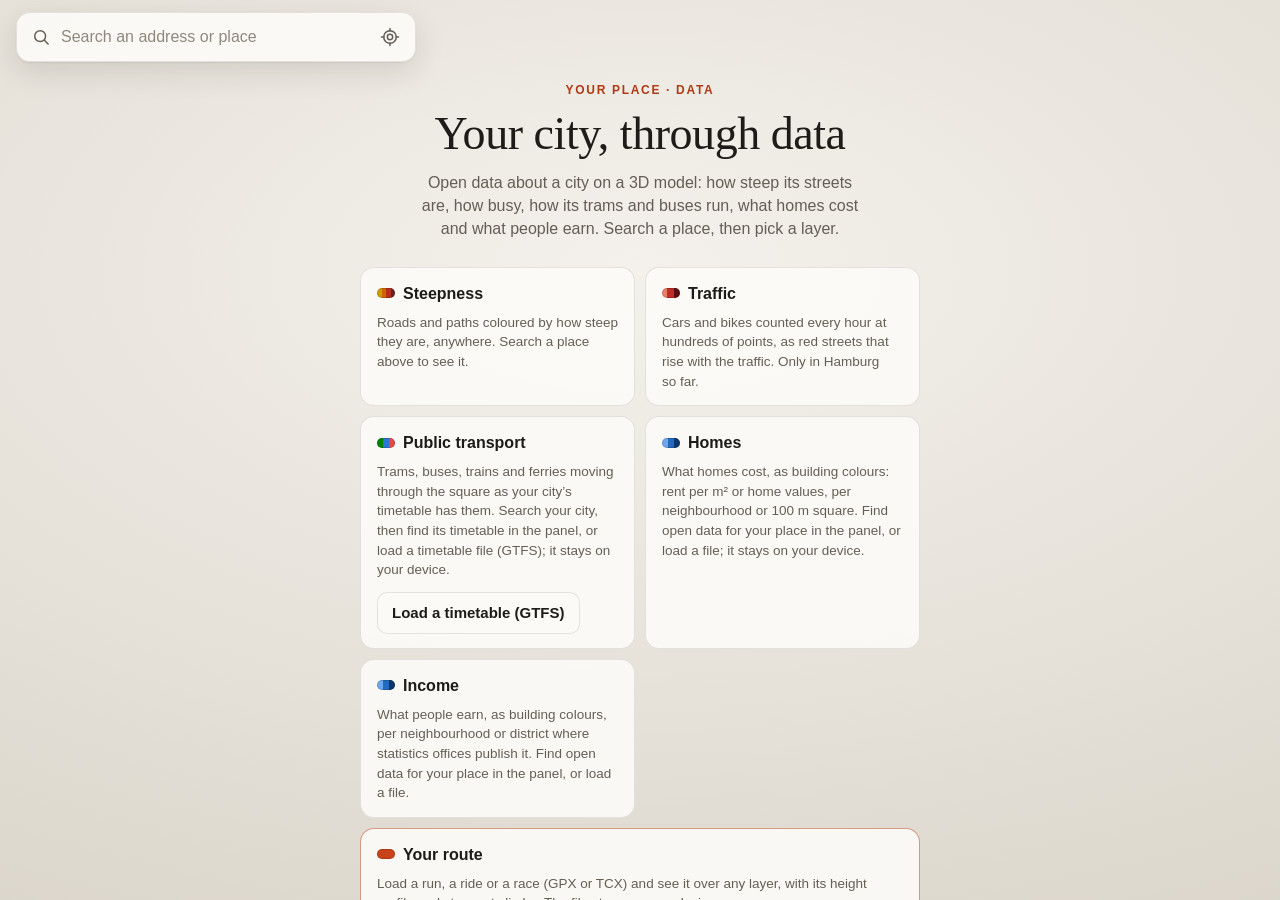
<file: index.html>
<!doctype html>
<html lang="en">
  <head>
    <meta charset="utf-8" />
    <meta name="viewport" content="width=device-width, initial-scale=1, viewport-fit=cover" />
    <title>Your Place · Data · open data about your city in 3D</title>
    <meta name="description" content="Where it gets steep, traffic in Hamburg, trams and buses by your city’s timetable, rents and incomes, and your run or ride, on a 3D model of any place. Free." />
    <link rel="canonical" href="https://yourplace3d.github.io/3dcitydata/" />
    <meta name="theme-color" content="#ebe7df" media="(prefers-color-scheme: light)" />
    <meta name="theme-color" content="#1c1b19" media="(prefers-color-scheme: dark)" />
    <link rel="icon" href="./icon.svg" type="image/svg+xml" />
    <link rel="icon" href="./icon-192.png" type="image/png" sizes="192x192" />
    <link rel="apple-touch-icon" href="./apple-touch-icon.png" />
    <link rel="manifest" href="./manifest.webmanifest" />

    <meta property="og:type" content="website" />
    <meta property="og:site_name" content="Your Place · Data" />
    <meta property="og:title" content="Your Place · Data · open data about your city in 3D" />
    <meta property="og:description" content="Open data about a city on a 3D model: steep streets, traffic, trams and buses by the timetable, rents and incomes. Free, in your browser." />
    <meta property="og:url" content="https://yourplace3d.github.io/3dcitydata/" />
    <meta property="og:image" content="https://yourplace3d.github.io/3dcitydata/og.jpg" />
    <meta property="og:image:width" content="1200" />
    <meta property="og:image:height" content="630" />
    <meta property="og:image:alt" content="Freiburg’s buildings coloured by rent per m² on a 3D model, in Your Place · Data" />
    <meta property="og:locale" content="en_GB" />
    <meta name="twitter:card" content="summary_large_image" />
    <meta name="twitter:title" content="Your Place · Data · open data about your city in 3D" />
    <meta name="twitter:description" content="Open data about a city on a 3D model: steep streets, traffic, trams and buses by the timetable, rents and incomes. Free, in your browser." />
    <meta name="twitter:image" content="https://yourplace3d.github.io/3dcitydata/og.jpg" />
    <meta name="twitter:image:alt" content="Freiburg’s buildings coloured by rent per m² on a 3D model, in Your Place · Data" />

    <script type="application/ld+json">
      {
        "@context": "https://schema.org",
        "@type": "WebApplication",
        "name": "Your Place · Data",
        "url": "https://yourplace3d.github.io/3dcitydata/",
        "description": "Open data on a 3D model of any place: steepness of roads and paths, hourly traffic counts in Hamburg, public transport moving by your city’s timetable (GTFS), rents, home values and incomes per area from open data, and your own run, ride or race route with its height profile.",
        "applicationCategory": "ReferenceApplication",
        "operatingSystem": "Any",
        "browserRequirements": "Requires a browser with WebGL 2",
        "isAccessibleForFree": true,
        "offers": { "@type": "Offer", "price": "0", "priceCurrency": "EUR" },
        "image": "https://yourplace3d.github.io/3dcitydata/og.jpg",
        "featureList": [
          "Roads and paths coloured by steepness, anywhere",
          "Hourly traffic counts in Hamburg as streets that rise with the traffic",
          "Public transport moving by your city’s timetable (GTFS)",
          "Buildings coloured by rents, home values or incomes per area, from open data",
          "Your route from a GPX or TCX file, with its height profile",
          "Files read on your device only"
        ],
        "license": "https://opensource.org/licenses/MIT",
        "codeRepository": "https://github.com/yourplace3d/3d-city/tree/v2",
        "author": { "@type": "Organization", "name": "Your Place", "url": "https://github.com/yourplace3d" }
      }
    </script>
    <script type="module" crossorigin src="./assets/main-CwC7N87K.js"></script>
    <link rel="stylesheet" crossorigin href="./assets/main-DMsGpNT0.css">
  </head>
  <body>
    <div class="app" id="app" data-mode="landing">
      <div class="stage" id="stage">
        <canvas
          id="scene"
          tabindex="0"
          role="img"
          aria-roledescription="3D model"
          aria-label="3D model of the selected area. Arrow keys orbit and tilt, plus and minus zoom, N faces north, 0 resets the view."
          data-t-attr="aria-label:canvasLabel"
        ></canvas>
      </div>

      <header class="topbar">
        <form class="search" id="search-form" role="search" autocomplete="off">
          <svg class="search-icon" viewBox="0 0 24 24" aria-hidden="true"><circle cx="11" cy="11" r="6.5" /><path d="m16 16 4.5 4.5" /></svg>
          <input
            id="search-input"
            type="search"
            inputmode="search"
            enterkeyhint="search"
            placeholder="Search an address or place"
            aria-label="Search an address or place"
            role="combobox"
            aria-autocomplete="list"
            aria-expanded="false"
            aria-controls="suggestions"
            data-t-attr="placeholder:searchPlaceholder;aria-label:searchPlaceholder"
          />
          <button type="button" class="icon-btn" id="locate-btn" aria-label="Use my location" title="Use my location" data-t-attr="aria-label:useLocation;title:useLocation">
            <svg viewBox="0 0 24 24" aria-hidden="true"><circle cx="12" cy="12" r="3.2" /><circle cx="12" cy="12" r="7.5" /><path d="M12 1.8v3M12 19.2v3M1.8 12h3M19.2 12h3" /></svg>
          </button>
          <ul class="suggestions" id="suggestions" role="listbox" aria-label="Suggestions" data-t-attr="aria-label:suggestions" hidden></ul>
        </form>
        <div class="status" id="status" role="status" aria-live="polite" hidden></div>
        <div class="notice" id="notice" role="status" aria-live="polite" hidden>
          <p class="notice-text" id="notice-text"></p>
          <div class="notice-actions" id="notice-actions"></div>
          <button type="button" class="icon-btn notice-close" id="notice-close" aria-label="Dismiss" data-t-attr="aria-label:dismiss">
            <svg viewBox="0 0 24 24" aria-hidden="true"><path d="m6 6 12 12M18 6 6 18" /></svg>
          </button>
        </div>
      </header>

      <section class="welcome" id="welcome" aria-labelledby="welcome-title">
        <div class="welcome-inner">
          <p class="eyebrow">Your Place · Data</p>
          <h1 id="welcome-title" data-t="dataWelcomeTitle">Your city, through data</h1>
          <p class="lede" data-t="dataWelcomeLede">Open data about a city on a 3D model: how steep its streets are, how busy, how its trams and buses run, what homes cost and what people earn. Search a place, then pick a layer.</p>
          <div class="layer-cards">
            <section class="layer-card" aria-labelledby="card-steep-title">
              <h2 id="card-steep-title"><i class="swatch swatch-steep" aria-hidden="true"></i><span data-t="dataLayers.steep">Steepness</span></h2>
              <p data-t="cardSteep">Roads and paths coloured by how steep they are, anywhere. Search a place above to see it.</p>
            </section>
            <section class="layer-card" aria-labelledby="card-traffic-title">
              <h2 id="card-traffic-title"><i class="swatch swatch-traffic" aria-hidden="true"></i><span data-t="dataLayers.traffic">Traffic</span></h2>
              <p data-t="cardTraffic">Cars and bikes counted every hour at hundreds of points, as red streets that rise with the traffic. Only in Hamburg so far.</p>
            </section>
            <section class="layer-card" aria-labelledby="card-transit-title">
              <h2 id="card-transit-title"><i class="swatch swatch-transit" aria-hidden="true"></i><span data-t="dataLayers.transit">Public transport</span></h2>
              <p data-t="cardTransit">Trams, buses, trains and ferries moving through the square as your city’s timetable has them. Search your city, then find its timetable in the panel, or load a timetable file (GTFS); it stays on your device.</p>
              <button type="button" class="btn" id="transit-landing-btn" data-t="transitLoad">Load a timetable (GTFS)</button>
            </section>
            <section class="layer-card" aria-labelledby="card-homes-title">
              <h2 id="card-homes-title"><i class="swatch swatch-homes" aria-hidden="true"></i><span data-t="dataLayers.homes">Homes</span></h2>
              <p data-t="cardHomes">What homes cost, as building colours: rent per m² or home values, per neighbourhood or 100 m square. Find open data for your place in the panel, or load a file; it stays on your device.</p>
            </section>
            <section class="layer-card" aria-labelledby="card-income-title">
              <h2 id="card-income-title"><i class="swatch swatch-income" aria-hidden="true"></i><span data-t="dataLayers.income">Income</span></h2>
              <p data-t="cardIncome">What people earn, as building colours, per neighbourhood or district where statistics offices publish it. Find open data for your place in the panel, or load a file.</p>
            </section>
          </div>
          <section class="layer-card route-card" aria-labelledby="card-route-title">
            <h2 id="card-route-title"><i class="swatch swatch-route" aria-hidden="true"></i><span data-t="dataLayers.route">Your route</span></h2>
            <p data-t="cardRoute">Load a run, a ride or a race (GPX or TCX) and see it over any layer, with its height profile and steepest climbs. The file stays on your device.</p>
            <button type="button" class="btn" id="route-landing-btn" data-t="routeLoad">Load a GPX or TCX file</button>
          </section>
          <p class="layers-more" data-t="moreLayers">More layers are on the way: water, energy.</p>
          <p class="welcome-more"><a href="./about/" data-t="dataAboutLink">How it works and where the data comes from</a></p>
          <label class="lang"><span data-t="language">Language</span> <select class="lang-select"></select></label>
        </div>
      </section>

      <div class="fabs" id="fabs">
        <button type="button" class="fab" id="compass-btn" aria-label="Face north" title="Face north (N)" data-t-attr="aria-label:faceNorth;title:faceNorthKey">
          <svg viewBox="0 0 24 24" aria-hidden="true" id="compass-needle"><path class="needle-n" d="M12 3.5 15 12H9z" /><path class="needle-s" d="M12 20.5 9 12h6z" /></svg>
        </button>
        <button type="button" class="fab" id="reset-btn" aria-label="Reset view" title="Reset view (0)" data-t-attr="aria-label:resetView;title:resetViewKey">
          <svg viewBox="0 0 24 24" aria-hidden="true"><path d="M4 9V4h5M20 15v5h-5M4 15v5h5M20 9V4h-5" /></svg>
        </button>
        <button type="button" class="fab" id="share-btn" aria-label="Share or export" title="Share or export" data-t-attr="aria-label:shareOrExport;title:shareOrExport">
          <svg viewBox="0 0 24 24" aria-hidden="true"><path d="M12 3v12M7.5 7.5 12 3l4.5 4.5" /><path d="M5 12v7.5h14V12" /></svg>
        </button>
      </div>

      <div class="mouse-hint" id="mouse-hint" hidden>
        <span><span data-t="mouseHint">Drag to turn · right-drag to slide · </span><strong data-t="mouseHintStrong">double-click to load the area there</strong></span>
        <button type="button" class="icon-btn" id="mouse-hint-close" aria-label="Hide this hint" data-t-attr="aria-label:hideHint">
          <svg viewBox="0 0 24 24" aria-hidden="true"><path d="m6 6 12 12M18 6 6 18" /></svg>
        </button>
      </div>

      <aside class="sheet" id="sheet" aria-label="Model settings" data-t-attr="aria-label:settings">
        <div class="sheet-top">
          <button type="button" class="quick-play" id="quick-play" aria-pressed="false" hidden>
            <svg class="quick-icon" viewBox="0 0 24 24" aria-hidden="true"><path class="quick-play-icon" d="M8 5.5v13l10.5-6.5z" /><path class="quick-pause-icon" d="M7 5h3.5v14H7zM13.5 5H17v14h-3.5z" /></svg>
            <span class="quick-clock" id="quick-clock"></span>
          </button>
          <button type="button" class="sheet-head" id="sheet-toggle" aria-expanded="false" aria-controls="sheet-body">
            <span class="sheet-title">
              <span class="place-title" id="place-title">—</span>
              <span class="place-meta" id="place-meta"></span>
            </span>
            <svg class="chevron" viewBox="0 0 24 24" aria-hidden="true"><path d="m6 15 6-6 6 6" /></svg>
          </button>
        </div>
        <div class="sheet-body" id="sheet-body">
          <div class="control data-layer">
            <div class="control-label"><span id="data-layer-label" data-t="dataLayer">Data layer</span></div>
            <div class="segmented" role="radiogroup" aria-labelledby="data-layer-label" id="data-layer-group">
              <button type="button" role="radio" data-value="steep" aria-checked="true"><i class="swatch swatch-steep" aria-hidden="true"></i><span data-t="dataLayers.steep">Steepness</span></button>
              <button type="button" role="radio" data-value="traffic" aria-checked="false" tabindex="-1"><i class="swatch swatch-traffic" aria-hidden="true"></i><span data-t="dataLayers.traffic">Traffic</span></button>
              <button type="button" role="radio" data-value="transit" aria-checked="false" tabindex="-1"><i class="swatch swatch-transit" aria-hidden="true"></i><span data-t="transitShort">Transport</span></button>
              <button type="button" role="radio" data-value="homes" aria-checked="false" tabindex="-1"><i class="swatch swatch-homes" aria-hidden="true"></i><span data-t="dataLayers.homes">Homes</span></button>
              <button type="button" role="radio" data-value="income" aria-checked="false" tabindex="-1"><i class="swatch swatch-income" aria-hidden="true"></i><span data-t="dataLayers.income">Income</span></button>
            </div>
            <div class="steep-legend" id="steep-legend">
              <ul class="steep-scale" id="steep-scale"></ul>
              <p class="route-note" data-t="steepNote">Roads and paths under 3% stay as they are. Estimated from terrain data with points 10–30 m apart, so short ramps can be missed; bridges are left out.</p>
            </div>
            <div class="traffic-control" id="traffic-control" hidden>
              <div class="segmented segmented-small" role="radiogroup" aria-label="Traffic" data-t-attr="aria-label:dataLayers.traffic" id="traffic-kind-group">
                <button type="button" role="radio" data-value="cars" aria-checked="true"><span data-t="trafficModes.cars">Cars</span></button>
                <button type="button" role="radio" data-value="bikes" aria-checked="false" tabindex="-1"><span data-t="trafficModes.bikes">Bikes</span></button>
              </div>
              <p class="traffic-status" id="traffic-status" role="status"></p>
              <div class="traffic-key" id="traffic-key" hidden>
                <div class="traffic-legend">
                  <span class="traffic-ramp" aria-hidden="true"></span>
                  <span class="traffic-legend-labels"><span data-t="trafficLess">Less traffic</span><span data-t="trafficMore">More</span></span>
                </div>
                <div class="control-label"><label for="traffic-spread" data-t="trafficSpread">Spread along the streets</label><output id="traffic-spread-out" for="traffic-spread">300 m</output></div>
                <input type="range" id="traffic-spread" min="100" max="500" step="50" value="300" />
              </div>
              <div class="traffic-actions">
                <button type="button" class="btn" id="traffic-retry" hidden data-t="trafficRetry">Try again</button>
                <button type="button" class="btn" id="traffic-hamburg" hidden data-t="trafficShowHamburg">Show Hamburg</button>
              </div>
              <figure class="tchart" id="traffic-figure" hidden>
                <figcaption class="profile-head">
                  <span id="traffic-title"></span> <small id="traffic-sub"></small>
                  <button type="button" class="link-btn" id="traffic-all" hidden data-t="trafficShowAll">All points</button>
                </figcaption>
                <div class="tchart-plot" id="traffic-chart" role="slider" tabindex="0" aria-valuemin="0" aria-valuemax="23" aria-valuenow="23">
                  <div class="tchart-grid" id="traffic-grid" aria-hidden="true"></div>
                  <div class="tchart-bars" id="traffic-bars" aria-hidden="true"></div>
                </div>
                <div class="tchart-x" id="traffic-x" aria-hidden="true"></div>
                <div class="route-play-row">
                  <button type="button" class="btn" id="traffic-play" aria-pressed="false" data-t="routePlay">Replay</button>
                  <output class="route-clock" id="traffic-readout"></output>
                </div>
                <details class="ttable">
                  <summary data-t="trafficTable">Show as a table</summary>
                  <table id="traffic-table"></table>
                </details>
              </figure>
              <p class="route-note" data-t="trafficNote">Streets near a counting point (the white dots) rise and turn red with the traffic in the hour you pick. Each count spreads along its street and fades out over the distance you set; where counts meet, as at a crossing, they add up. Only the dots are counted: in between it’s an estimate. Tap a dot to see its day. The last 24 hours, Hamburg time.</p>
              <p class="route-note traffic-credit" data-t="trafficCredit">Traffic counts: Freie und Hansestadt Hamburg, Behörde für Verkehr und Mobilitätswende (dl-de/by-2-0), live from iot.hamburg.de.</p>
            </div>
            <div class="transit-control" id="transit-control" hidden>
              <div class="transit-find" id="transit-find" hidden>
                <button type="button" class="btn btn-wide btn-primary" id="transit-find-btn" data-t="transitFind">Find timetables for this place</button>
                <p class="traffic-status" id="transit-find-status" role="status" hidden></p>
                <ul class="feed-list" id="transit-feeds" hidden></ul>
                <p class="route-note" id="transit-find-note"><span data-t="transitFindNote">From the Mobility Database, an open list of public transport timetables worldwide.</span></p>
              </div>
              <div id="transit-empty">
                <button type="button" class="btn btn-wide" id="transit-load-btn" data-t="transitLoad">Load a timetable (GTFS)</button>
                <button type="button" class="btn btn-wide" id="transit-demo" data-t="transitTryFreiburg">Try Freiburg’s timetable</button>
                <p class="route-note"><span data-t="transitWhere">Not listed? Transit operators publish their timetables as GTFS files (ZIP), often on their website or an open data portal.</span> <span data-t="routeLocal">The file stays on this device. It’s never uploaded.</span></p>
              </div>
              <p class="traffic-status" id="transit-status" role="status" hidden></p>
              <progress class="transit-progress" id="transit-progress" max="1" value="0" hidden></progress>
              <div class="traffic-actions">
                <button type="button" class="btn" id="transit-go" hidden></button>
              </div>
              <div class="transit-loaded" id="transit-loaded" hidden>
                <ul class="feed-list transit-sources" id="transit-sources" aria-label="Timetables shown" data-t-attr="aria-label:transitShown"></ul>
                <div class="transit-day" id="transit-day-row">
                  <div class="control-label"><label for="transit-date" data-t="transitDay">Day</label></div>
                  <input type="date" id="transit-date" />
                  <p class="route-note" id="transit-covers"></p>
                </div>
                <figure class="tchart transit-chart" id="transit-figure" hidden>
                  <figcaption class="profile-head">
                    <span data-t="transitPerHour">Trips into the square per hour</span> <small id="transit-sub"></small>
                    <button type="button" class="link-btn" id="transit-all" hidden data-t="transitShowAll">All lines</button>
                  </figcaption>
                  <div class="tchart-plot" id="transit-chart" role="slider" tabindex="0" aria-valuemin="0" aria-valuemax="1439" aria-valuenow="480">
                    <div class="tchart-grid" id="transit-grid" aria-hidden="true"></div>
                    <div class="tchart-bars" id="transit-bars" aria-hidden="true"></div>
                    <div class="tchart-cursor" aria-hidden="true"><span class="tchart-now" id="transit-now"></span></div>
                  </div>
                  <div class="tchart-x" id="transit-x" aria-hidden="true"></div>
                  <div class="route-play-row">
                    <button type="button" class="btn" id="transit-play" aria-pressed="false" data-t="routePlay">Replay</button>
                    <div class="segmented segmented-small" role="radiogroup" aria-label="Replay speed" data-t-attr="aria-label:transitSpeed" id="transit-speed"></div>
                  </div>
                  <output class="route-clock transit-readout" id="transit-readout"></output>
                  <details class="ttable">
                    <summary data-t="trafficTable">Show as a table</summary>
                    <table id="transit-table"></table>
                  </details>
                </figure>
                <ul class="transit-modes" id="transit-modes" aria-label="Lines by colour"></ul>
                <div class="chips transit-lines" id="transit-lines" role="group" aria-label="Lines" data-t-attr="aria-label:transitLines"></div>
                <p class="route-note" data-t="transitNote">Vehicles move as the timetable plans them, not live: delays and cancellations don’t show. Tap a vehicle or a line to see that line on its own. U-Bahn and metro lines are dashed and their trains see-through, as most run underground.</p>
                <p class="route-note" id="transit-shapes" hidden data-t="transitNoShapes">This file has no line shapes, so lines run straight from stop to stop.</p>
                <p class="route-note traffic-credit" id="transit-credit"></p>
                <div class="traffic-actions">
                  <button type="button" class="btn" id="transit-another" data-t="transitAddFile">Add a timetable file</button>
                  <button type="button" class="btn" id="transit-remove" data-t="transitRemove">Remove timetable</button>
                </div>
              </div>
            </div>
            <div class="area-control" id="homes-control" hidden></div>
            <div class="area-control" id="income-control" hidden></div>
          </div>
          <div class="control route-control" id="route-control">
            <div class="control-label">
              <span id="route-label"><i class="swatch swatch-route" aria-hidden="true"></i><span data-t="dataLayers.route">Your route</span></span>
              <small id="route-summary"></small>
            </div>
            <div id="route-empty">
              <button type="button" class="btn btn-wide" id="route-load-btn" data-t="routeLoad">Load a GPX or TCX file</button>
              <p class="route-note"><span data-t="routeOverLayers">It shows over the layer you pick.</span> <span data-t="routeLocal">The file stays on this device. It’s never uploaded.</span></p>
            </div>
            <div class="route-loaded" id="route-loaded" hidden>
              <p class="route-name" id="route-name"></p>
              <div class="route-play-row">
                <button type="button" class="btn" id="route-play" aria-pressed="false" data-t="routePlay">Replay</button>
                <output class="route-clock" id="route-clock"></output>
              </div>
              <figure class="profile" id="route-profile" hidden>
                <figcaption class="profile-head"><span data-t="profile">Height profile</span> <small id="profile-summary"></small></figcaption>
                <div class="profile-chart" id="profile-chart" role="img">
                  <div class="profile-plot" id="profile-plot"></div>
                  <span class="profile-y" id="profile-y1"></span>
                  <span class="profile-y" id="profile-y0"></span>
                  <div class="profile-cross" id="profile-cross" hidden></div>
                  <div class="profile-dot" id="profile-hover-dot" hidden></div>
                  <div class="profile-dot profile-runner" id="profile-runner" hidden></div>
                </div>
                <div class="profile-x"><span id="profile-x0"></span><output id="profile-readout"></output><span id="profile-x1"></span></div>
              </figure>
              <div class="route-stretch" id="route-stretch">
                <div class="control-label"><label for="route-from" data-t="routeFrom">From km</label><output id="route-from-out" for="route-from"></output></div>
                <input type="range" id="route-from" min="0" max="1000" step="10" value="0" />
                <div class="control-label"><label for="route-to" data-t="routeTo">To km</label><output id="route-to-out" for="route-to"></output></div>
                <input type="range" id="route-to" min="0" max="1000" step="10" value="1000" />
                <p class="route-note" data-t="routeFits">The model shows up to 4 × 4 km, so it follows the stretch you pick.</p>
              </div>
              <label class="check" id="route-trim-row"><input type="checkbox" id="route-trim" /> <span><span data-t="routeTrim">Hide the first and last 500 m</span><br /><small data-t="routeTrimNote">where a run from home starts and ends</small></span></label>
              <button type="button" class="btn btn-wide" id="route-remove" data-t="routeRemove">Remove route</button>
            </div>
          </div>
          <div class="control">
            <div class="control-label">
              <label for="ex-range" data-t="exaggeration">Terrain exaggeration</label>
              <output id="ex-out" for="ex-range">×1.5</output>
            </div>
            <input type="range" id="ex-range" min="1" max="5" step="0.1" value="1.5" />
          </div>

          <div class="control control-row">
            <div class="control-label">
              <span id="contour-label" data-t="contours">Contour lines</span>
              <small id="contour-note">every 10 m</small>
            </div>
            <button type="button" class="switch" id="contour-switch" role="switch" aria-checked="false" aria-labelledby="contour-label">
              <span class="switch-knob"></span>
            </button>
          </div>

          <div class="control">
            <div class="control-label"><span id="style-label" data-t="buildings">Buildings</span></div>
            <div class="segmented swatches" role="radiogroup" aria-labelledby="style-label" id="style-group">
              <button type="button" role="radio" data-value="white" aria-checked="true"><span class="style-swatch" aria-hidden="true"></span><span data-t="style.white">White</span></button>
              <button type="button" role="radio" data-value="grey" aria-checked="false" tabindex="-1"><span class="style-swatch" aria-hidden="true"></span><span data-t="style.grey">Grey</span></button>
              <button type="button" role="radio" data-value="sand" aria-checked="false" tabindex="-1"><span class="style-swatch" aria-hidden="true"></span><span data-t="style.sand">Sand</span></button>
              <button type="button" role="radio" data-value="dark" aria-checked="false" tabindex="-1"><span class="style-swatch" aria-hidden="true"></span><span data-t="style.dark">Dark</span></button>
              <button type="button" role="radio" data-value="ramp" aria-checked="false" tabindex="-1"><span class="style-swatch" aria-hidden="true"></span><span data-t="style.ramp">By height</span></button>
            </div>
            <div class="legend" id="legend" hidden>
              <div class="legend-bar" id="legend-bar"></div>
              <div class="legend-labels" id="legend-labels"></div>
            </div>
          </div>

          <div class="control">
            <div class="control-label">
              <label for="size-range" data-t="area">Area</label>
              <output id="size-out" for="size-range">2 × 2 km</output>
            </div>
            <input type="range" id="size-range" min="300" max="4000" step="100" value="2000" list="size-ticks" />
            <datalist id="size-ticks"><option value="1000"></option><option value="2000"></option><option value="4000"></option></datalist>
          </div>

          <div class="control">
            <div class="control-label"><span id="layers-label" data-t="mapLayers">Map layers</span></div>
            <div class="chips" role="group" aria-labelledby="layers-label" id="layers-group">
              <button type="button" class="chip" data-layer="roads" aria-pressed="true"><i class="swatch swatch-roads"></i><span data-t="layer.roads">Roads</span></button>
              <button type="button" class="chip" data-layer="water" aria-pressed="true"><i class="swatch swatch-water"></i><span data-t="layer.water">Water</span></button>
              <button type="button" class="chip" data-layer="green" aria-pressed="true"><i class="swatch swatch-green"></i><span data-t="layer.green">Green</span></button>
            </div>
          </div>


          <div class="about">
            <p id="gesture-hint" class="gesture-hint"></p>
            <p id="describe" class="describe"></p>
            <p id="estimate-note" class="estimate-note" hidden></p>
            <p class="attr" data-t="attribution">Map data © OpenStreetMap contributors (ODbL), map tiles © OpenMapTiles via OpenFreeMap. Terrain: Mapzen, AWS Terrain Tiles.</p>
            <label class="lang"><span data-t="language">Language</span> <select class="lang-select"></select></label>
          </div>
        </div>
      </aside>

      <footer class="attribution">
        © <a href="https://www.openstreetmap.org/copyright" target="_blank" rel="noopener">OpenStreetMap</a> <span data-t="footerContributors">contributors</span> ·
        <a href="https://www.openmaptiles.org/" target="_blank" rel="noopener">© OpenMapTiles</a> ·
        <a href="https://openfreemap.org/" target="_blank" rel="noopener">OpenFreeMap</a> ·
        <span data-t="footerTerrain">Terrain:</span> <a href="https://github.com/tilezen/joerd/blob/master/docs/attribution.md" target="_blank" rel="noopener">Mapzen, AWS Terrain Tiles</a>
      </footer>

      <dialog class="dialog" id="share-dialog" aria-labelledby="share-title">
        <form method="dialog" class="dialog-inner">
          <div class="dialog-head">
            <h2 id="share-title" data-t="dataShareTitle">Share this view</h2>
            <button class="icon-btn" value="close" aria-label="Close" data-t-attr="aria-label:close">
              <svg viewBox="0 0 24 24" aria-hidden="true"><path d="m6 6 12 12M18 6 6 18" /></svg>
            </button>
          </div>
          <p class="dialog-note" data-t="shareNote">The link holds the coordinates, your view and the pin, never the address you typed. With a pin, it shows exactly that building.</p>
          <div class="link-row">
            <input id="share-url" type="text" readonly aria-label="Share link" data-t-attr="aria-label:shareLink" />
            <button type="button" class="btn" id="copy-btn" data-t="copyLink">Copy link</button>
          </div>
          <label class="check" id="share-route-row" hidden><input type="checkbox" id="share-route" /> <span><span data-t="shareRoute">Include the route in the link</span><br /><small data-t="shareRouteNote">Off unless you turn it on: a route can show where someone lives.</small></span></label>
          <button type="button" class="btn btn-wide" id="native-share-btn" data-t="shareNative" hidden>Share…</button>
          <div class="title-fields">
            <div class="field">
              <label for="image-title" data-t="dataTitleField">Title on the image</label>
              <input id="image-title" type="text" maxlength="48" autocomplete="off" enterkeyhint="done" />
            </div>
            <div class="field">
              <label for="image-subtitle"><span data-t="secondLine">Second line</span> <small data-t="optional">optional</small></label>
              <input id="image-subtitle" type="text" maxlength="48" autocomplete="off" enterkeyhint="done" placeholder="Rent per m² · 2022 census" data-t-attr="placeholder:dataSecondLineExample" />
            </div>
          </div>
          <button type="button" class="btn btn-wide btn-primary" id="poster-btn" data-t="dataImageButton">Download image (PNG)</button>
          <div class="clip-row" id="clip-row" hidden>
            <button type="button" class="btn btn-wide" id="clip-btn" data-t="dataClipButton">Download clip (MP4)</button>
            <p class="dialog-note clip-note" id="clip-note"></p>
          </div>
          <p class="dialog-note" id="share-msg" role="status" aria-live="polite"></p>
        </form>
      </dialog>

      <div class="toast" id="toast" role="status" aria-live="polite" hidden></div>
      <!-- a route file is read in the browser only; no accept filter, as iOS greys out .gpx files with one -->
      <input type="file" id="route-file" hidden />
      <!-- a timetable (GTFS ZIP) is read in the browser only, in a worker -->
      <input type="file" id="transit-file" accept=".zip,application/zip,application/x-zip-compressed" hidden />

      <div class="unsupported" id="unsupported" hidden>
        <h1 data-t="unsupportedTitle">This browser can’t show the 3D model</h1>
        <p data-t="unsupportedText">Your Place · Data needs WebGL 2. Try a current version of Safari, Chrome, Firefox or Edge, or turn on hardware acceleration in your browser settings.</p>
      </div>
    </div>
    <noscript>
      <p class="noscript">Your Place · Data shows open data about a city on a 3D model in your browser and needs JavaScript and WebGL 2.
        <a href="./about/">Read how it works</a>.</p>
    </noscript>
  </body>
</html>
</file>
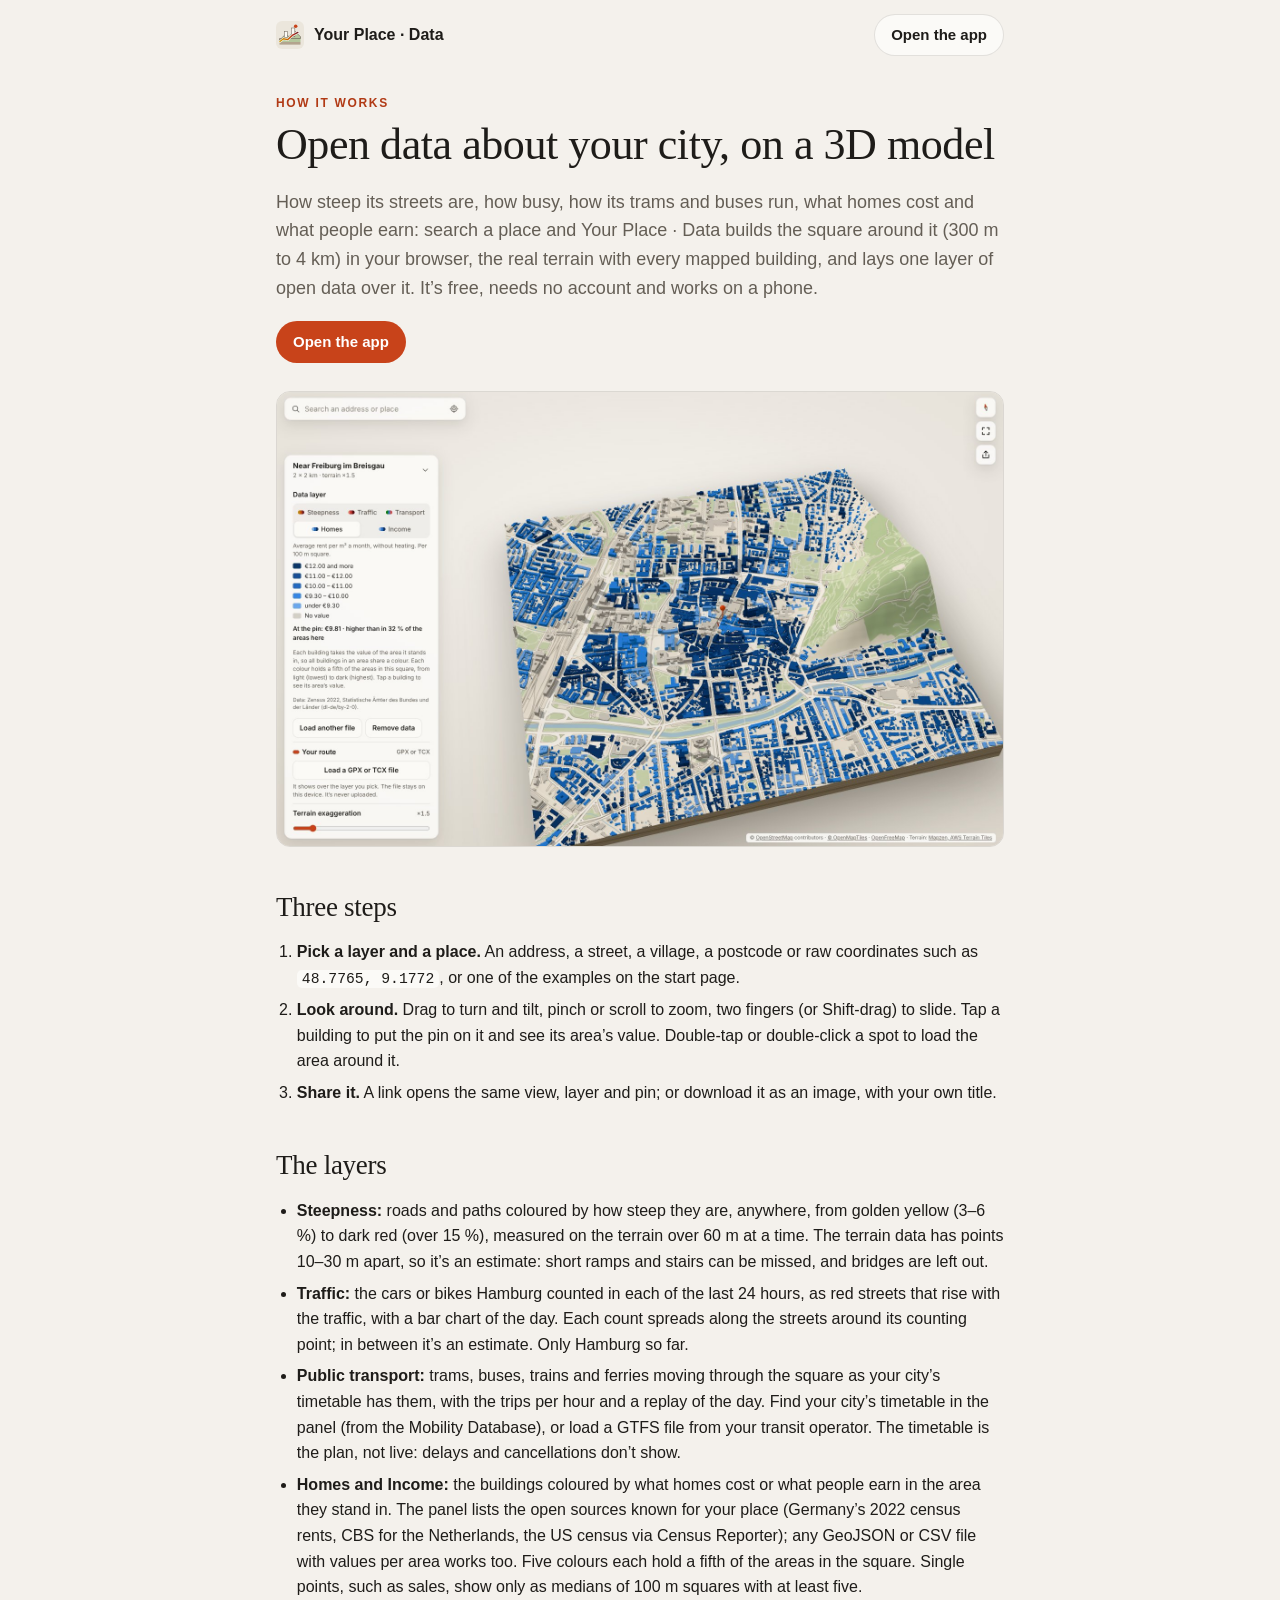
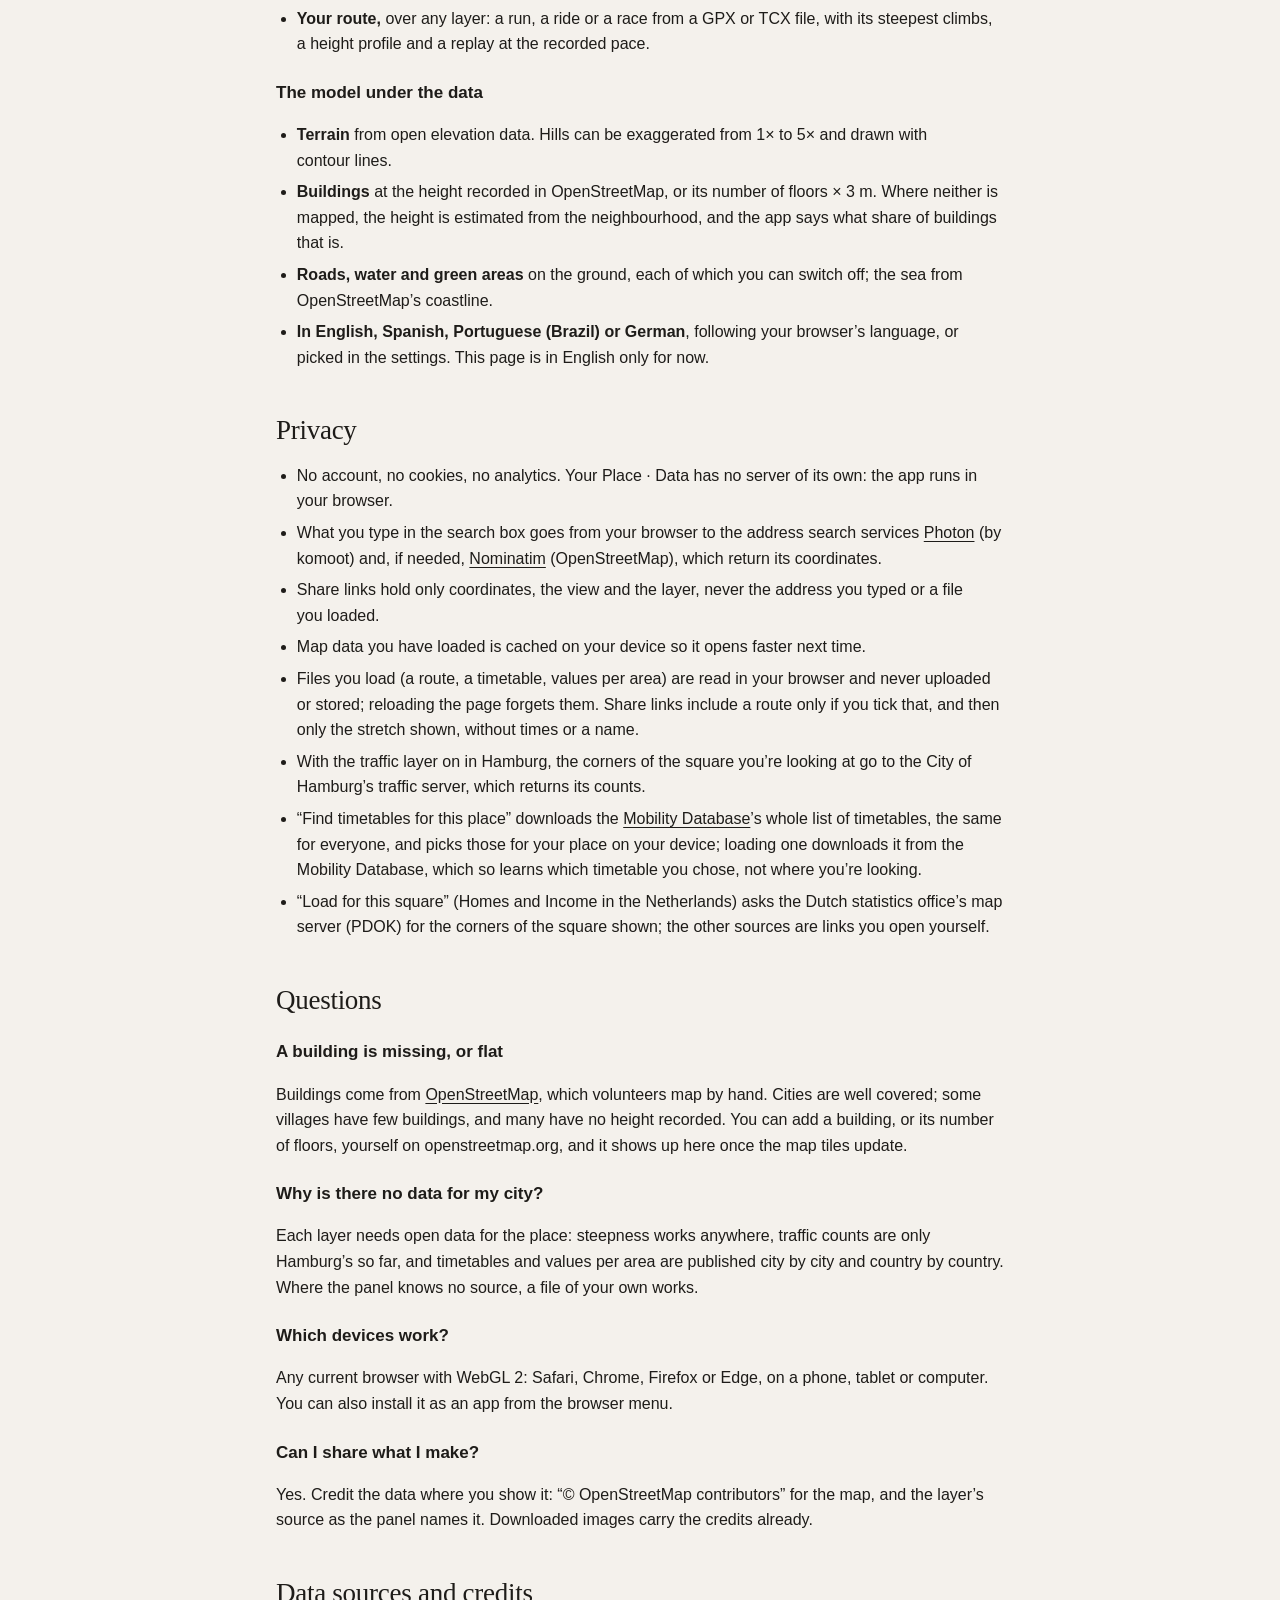
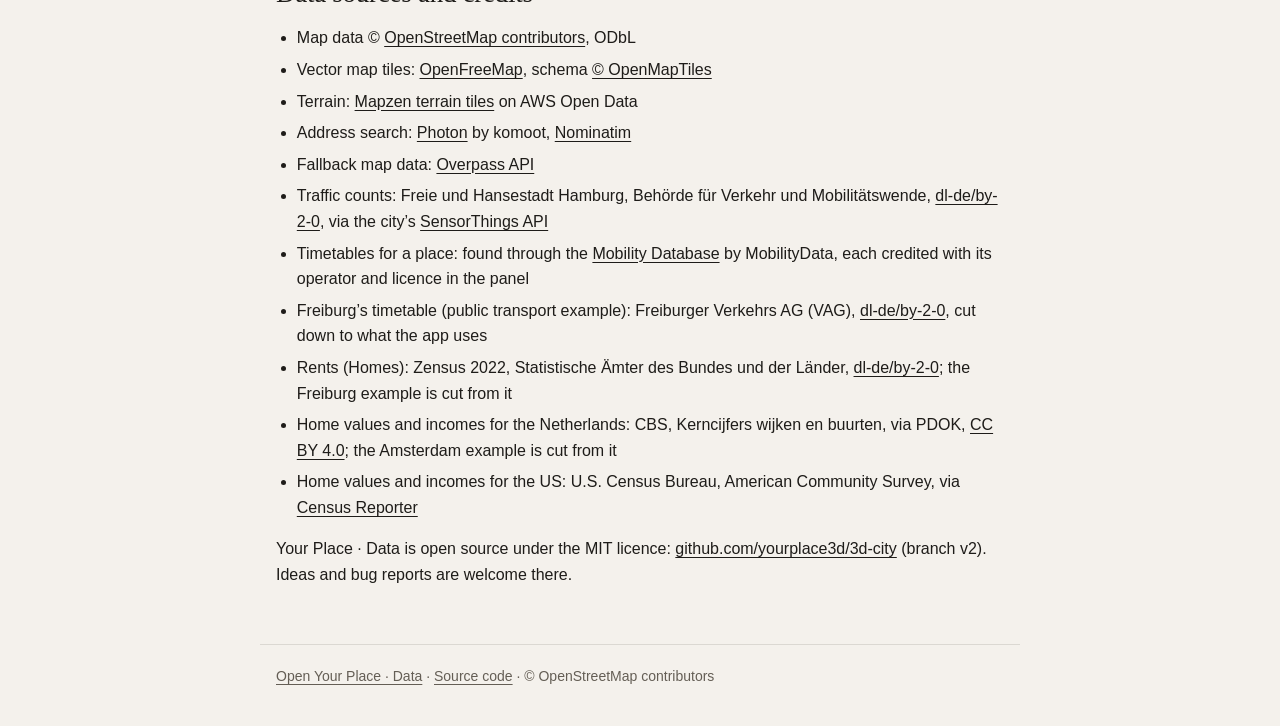
<file: about/index.html>
<!doctype html>
<html lang="en">
  <head>
    <meta charset="utf-8" />
    <meta name="viewport" content="width=device-width, initial-scale=1, viewport-fit=cover" />
    <title>How Your Place · Data works · open data about your city in 3D</title>
    <meta name="description" content="How Your Place · Data shows open data on a 3D model of any place: steep streets, traffic, public transport by the timetable, rents and incomes, your own route. Privacy and data sources." />
    <link rel="canonical" href="https://yourplace3d.github.io/3dcitydata/about/" />
    <meta name="theme-color" content="#ebe7df" media="(prefers-color-scheme: light)" />
    <meta name="theme-color" content="#1c1b19" media="(prefers-color-scheme: dark)" />
    <link rel="icon" href="../icon.svg" type="image/svg+xml" />
    <link rel="icon" href="../icon-192.png" type="image/png" sizes="192x192" />
    <link rel="apple-touch-icon" href="../apple-touch-icon.png" />
    <meta property="og:type" content="article" />
    <meta property="og:site_name" content="Your Place · Data" />
    <meta property="og:title" content="How Your Place · Data works: open data about your city in 3D" />
    <meta property="og:description" content="The layers, privacy and data sources of Your Place · Data, free in your browser." />
    <meta property="og:url" content="https://yourplace3d.github.io/3dcitydata/about/" />
    <meta property="og:image" content="https://yourplace3d.github.io/3dcitydata/og.jpg" />
    <meta property="og:image:width" content="1200" />
    <meta property="og:image:height" content="630" />
    <meta name="twitter:card" content="summary_large_image" />
    <link rel="stylesheet" crossorigin href="../assets/about-DHM-3Vuo.css">
  </head>
  <body>
    <header class="top">
      <a class="brand" href="../"><img src="../icon.svg" alt="" width="28" height="28" />Your Place · Data</a>
      <a class="btn" href="../">Open the app</a>
    </header>

    <main>
      <section class="hero">
        <p class="eyebrow">How it works</p>
        <h1>Open data about your city, on a 3D model</h1>
        <p class="lede">
          How steep its streets are, how busy, how its trams and buses run, what homes cost and what people earn:
          search a place and Your Place · Data builds the square around it (300 m to 4 km) in your browser, the real terrain
          with every mapped building, and lays one layer of open data over it. It’s free, needs no account and works on a phone.
        </p>
        <p><a class="btn btn-primary" href="../">Open the app</a></p>
        <figure class="shot">
          <img src="../screenshot.jpg" width="1600" height="1000" alt="Freiburg as a 3D model, its buildings coloured by the rent per m² of the 100 m square they stand in, with the panel showing the legend" />
        </figure>
      </section>

      <section>
        <h2>Three steps</h2>
        <ol class="steps">
          <li>
            <strong>Pick a layer and a place.</strong> An address, a street, a village, a postcode or raw coordinates such as
            <code>48.7765, 9.1772</code>, or one of the examples on the start page.
          </li>
          <li>
            <strong>Look around.</strong> Drag to turn and tilt, pinch or scroll to zoom, two fingers (or Shift-drag) to slide.
            Tap a building to put the pin on it and see its area’s value. Double-tap or double-click a spot to load the area around it.
          </li>
          <li>
            <strong>Share it.</strong> A link opens the same view, layer and pin; or download it as an image, with your own title.
          </li>
        </ol>
      </section>

      <section>
        <h2>The layers</h2>
        <ul>
          <li><strong>Steepness:</strong> roads and paths coloured by how steep they are, anywhere, from golden yellow (3–6 %) to dark red (over 15 %),
            measured on the terrain over 60 m at a time. The terrain data has points 10–30 m apart, so it’s an estimate: short ramps and stairs can be missed, and bridges are left out.</li>
          <li><strong>Traffic:</strong> the cars or bikes Hamburg counted in each of the last 24 hours, as red streets that rise with the traffic, with a bar chart of the day.
            Each count spreads along the streets around its counting point; in between it’s an estimate. Only Hamburg so far.</li>
          <li><strong>Public transport:</strong> trams, buses, trains and ferries moving through the square as your city’s timetable has them,
            with the trips per hour and a replay of the day. Find your city’s timetable in the panel (from the Mobility Database), or load a GTFS file from your transit operator.
            The timetable is the plan, not live: delays and cancellations don’t show.</li>
          <li><strong>Homes and Income:</strong> the buildings coloured by what homes cost or what people earn in the area they stand in.
            The panel lists the open sources known for your place (Germany’s 2022 census rents, CBS for the Netherlands, the US census via Census Reporter);
            any GeoJSON or CSV file with values per area works too. Five colours each hold a fifth of the areas in the square.
            Single points, such as sales, show only as medians of 100 m squares with at least five.</li>
          <li><strong>Your route,</strong> over any layer: a run, a ride or a race from a GPX or TCX file, with its steepest climbs, a height profile and a replay at the recorded pace.</li>
        </ul>
        <h3>The model under the data</h3>
        <ul>
          <li><strong>Terrain</strong> from open elevation data. Hills can be exaggerated from 1× to 5× and drawn with contour lines.</li>
          <li><strong>Buildings</strong> at the height recorded in OpenStreetMap, or its number of floors × 3 m. Where neither is mapped,
            the height is estimated from the neighbourhood, and the app says what share of buildings that is.</li>
          <li><strong>Roads, water and green areas</strong> on the ground, each of which you can switch off; the sea from OpenStreetMap’s coastline.</li>
          <li><strong>In English, Spanish, Portuguese (Brazil) or German</strong>, following your browser’s language, or picked in the settings. This page is in English only for now.</li>
        </ul>
      </section>

      <section>
        <h2>Privacy</h2>
        <ul>
          <li>No account, no cookies, no analytics. Your Place · Data has no server of its own: the app runs in your browser.</li>
          <li>What you type in the search box goes from your browser to the address search services
            <a href="https://photon.komoot.io/">Photon</a> (by komoot) and, if needed,
            <a href="https://nominatim.openstreetmap.org/">Nominatim</a> (OpenStreetMap), which return its coordinates.</li>
          <li>Share links hold only coordinates, the view and the layer, never the address you typed or a file you loaded.</li>
          <li>Map data you have loaded is cached on your device so it opens faster next time.</li>
          <li>Files you load (a route, a timetable, values per area) are read in your browser and never uploaded or stored; reloading the page forgets them.
            Share links include a route only if you tick that, and then only the stretch shown, without times or a name.</li>
          <li>With the traffic layer on in Hamburg, the corners of the square you’re looking at go to the City of Hamburg’s traffic server, which returns its counts.</li>
          <li>“Find timetables for this place” downloads the <a href="https://mobilitydatabase.org/">Mobility Database</a>’s whole list of timetables, the same for everyone, and picks those for your place on your device;
            loading one downloads it from the Mobility Database, which so learns which timetable you chose, not where you’re looking.</li>
          <li>“Load for this square” (Homes and Income in the Netherlands) asks the Dutch statistics office’s map server (PDOK) for the corners of the square shown; the other sources are links you open yourself.</li>
        </ul>
      </section>

      <section>
        <h2>Questions</h2>
        <h3>A building is missing, or flat</h3>
        <p>
          Buildings come from <a href="https://www.openstreetmap.org/">OpenStreetMap</a>, which volunteers map by hand.
          Cities are well covered; some villages have few buildings, and many have no height recorded.
          You can add a building, or its number of floors, yourself on openstreetmap.org, and it shows up here once the map tiles update.
        </p>
        <h3>Why is there no data for my city?</h3>
        <p>
          Each layer needs open data for the place: steepness works anywhere, traffic counts are only Hamburg’s so far, and timetables and values per area
          are published city by city and country by country. Where the panel knows no source, a file of your own works.
        </p>
        <h3>Which devices work?</h3>
        <p>Any current browser with WebGL 2: Safari, Chrome, Firefox or Edge, on a phone, tablet or computer. You can also install it as an app from the browser menu.</p>
        <h3>Can I share what I make?</h3>
        <p>
          Yes. Credit the data where you show it: “© OpenStreetMap contributors” for the map, and the layer’s source as the panel names it.
          Downloaded images carry the credits already.
        </p>
      </section>

      <section>
        <h2>Data sources and credits</h2>
        <ul class="credits">
          <li>Map data © <a href="https://www.openstreetmap.org/copyright">OpenStreetMap contributors</a>, ODbL</li>
          <li>Vector map tiles: <a href="https://openfreemap.org/">OpenFreeMap</a>, schema <a href="https://www.openmaptiles.org/">© OpenMapTiles</a></li>
          <li>Terrain: <a href="https://github.com/tilezen/joerd/blob/master/docs/attribution.md">Mapzen terrain tiles</a> on AWS Open Data</li>
          <li>Address search: <a href="https://photon.komoot.io/">Photon</a> by komoot, <a href="https://nominatim.org/">Nominatim</a></li>
          <li>Fallback map data: <a href="https://overpass-api.de/">Overpass API</a></li>
          <li>Traffic counts: Freie und Hansestadt Hamburg, Behörde für Verkehr und Mobilitätswende, <a href="https://www.govdata.de/dl-de/by-2-0">dl-de/by-2-0</a>, via the city’s <a href="https://iot.hamburg.de/">SensorThings API</a></li>
          <li>Timetables for a place: found through the <a href="https://mobilitydatabase.org/">Mobility Database</a> by MobilityData, each credited with its operator and licence in the panel</li>
          <li>Freiburg’s timetable (public transport example): Freiburger Verkehrs AG (VAG), <a href="https://www.govdata.de/dl-de/by-2-0">dl-de/by-2-0</a>, cut down to what the app uses</li>
          <li>Rents (Homes): Zensus 2022, Statistische Ämter des Bundes und der Länder, <a href="https://www.govdata.de/dl-de/by-2-0">dl-de/by-2-0</a>; the Freiburg example is cut from it</li>
          <li>Home values and incomes for the Netherlands: CBS, Kerncijfers wijken en buurten, via PDOK, <a href="https://creativecommons.org/licenses/by/4.0/">CC BY 4.0</a>; the Amsterdam example is cut from it</li>
          <li>Home values and incomes for the US: U.S. Census Bureau, American Community Survey, via <a href="https://censusreporter.org/">Census Reporter</a></li>
        </ul>
        <p>
          Your Place · Data is open source under the MIT licence:
          <a href="https://github.com/yourplace3d/3d-city/tree/v2">github.com/yourplace3d/3d-city</a> (branch v2). Ideas and bug reports are welcome there.
        </p>
      </section>
    </main>

    <footer class="foot">
      <a href="../">Open Your Place · Data</a> · <a href="https://github.com/yourplace3d/3d-city/tree/v2">Source code</a> · © OpenStreetMap contributors
    </footer>
  </body>
</html>
</file>
<file: assets/main-DMsGpNT0.css>
:root{--bg-top:#f4f1ec;--bg-bottom:#d9d3c8;--surface:#fcfbf8e6;--surface-solid:#fbfaf7;--surface-sunk:#1e1a140d;--border:#2821181c;--text:#1e1c19;--muted:#645e55;--faint:#8f887d;--accent:#c8431a;--accent-text:#b13a15;--accent-ink:#fff;--ok:#3d7a4f;--warn:#a5561a;--shadow:0 1px 2px #1e190f0f, 0 10px 30px #1e190f1f;--radius:14px;--gutter:16px;--safe-top:env(safe-area-inset-top,0px);--safe-bottom:env(safe-area-inset-bottom,0px);--sheet-head:64px;--lightningcss-light:initial;--lightningcss-dark: ;color-scheme:light}@media (prefers-color-scheme:dark){:root:not([data-theme=light]){--bg-top:#33302b;--bg-bottom:#141311;--surface:#201f1ce0;--surface-solid:#22211e;--surface-sunk:#ffffff0f;--border:#ffffff1a;--text:#f3f0ea;--muted:#b1aa9f;--faint:#857f75;--accent:#ff7a4d;--accent-text:#ff7a4d;--accent-ink:#1b0f08;--ok:#79c08f;--warn:#f0a467;--shadow:0 1px 2px #0000004d, 0 12px 32px #0006;--lightningcss-light: ;--lightningcss-dark:initial;color-scheme:dark}}:root[data-theme=dark]{--bg-top:#33302b;--bg-bottom:#141311;--surface:#201f1ce0;--surface-solid:#22211e;--surface-sunk:#ffffff0f;--border:#ffffff1a;--text:#f3f0ea;--muted:#b1aa9f;--faint:#857f75;--accent:#ff7a4d;--accent-text:#ff7a4d;--accent-ink:#1b0f08;--ok:#79c08f;--warn:#f0a467;--shadow:0 1px 2px #0000004d, 0 12px 32px #0006;--lightningcss-light: ;--lightningcss-dark:initial;color-scheme:dark}*{box-sizing:border-box}[hidden]{display:none!important}html,body{background:var(--bg-bottom);height:100%;color:var(--text);-webkit-font-smoothing:antialiased;-webkit-tap-highlight-color:transparent;overscroll-behavior:none;margin:0;font:15px/1.45 -apple-system,BlinkMacSystemFont,Segoe UI,Roboto,Helvetica Neue,Arial,sans-serif}button,input{font:inherit;color:inherit}svg{fill:none;stroke:currentColor;stroke-width:1.8px;stroke-linecap:round;stroke-linejoin:round}a{color:inherit}:focus-visible{outline:2px solid var(--accent);outline-offset:2px}.app{background:radial-gradient(120% 90% at 50% 30%, var(--bg-top) 0%, var(--bg-bottom) 100%);position:fixed;inset:0;overflow:hidden}.stage{position:absolute;inset:0}.stage canvas{touch-action:none;cursor:grab;outline:none;width:100%;height:100%;display:block}.stage canvas:active{cursor:grabbing}.stage canvas:focus-visible{box-shadow:inset 0 0 0 3px var(--accent)}.topbar{top:calc(var(--safe-top) + 12px);left:var(--gutter);right:var(--gutter);z-index:20;pointer-events:none;flex-direction:column;gap:8px;display:flex;position:absolute}.topbar>*{pointer-events:auto}.search{background:var(--surface);border:1px solid var(--border);border-radius:var(--radius);height:50px;box-shadow:var(--shadow);-webkit-backdrop-filter:blur(14px)saturate(1.2);align-items:center;gap:8px;padding:0 6px 0 14px;display:flex;position:relative}.search-icon{width:20px;height:20px;color:var(--muted);flex:none}.search input{background:0 0;border:0;outline:none;flex:1;min-width:0;height:100%;font-size:16px}.search input::placeholder{color:var(--faint)}.search input::-webkit-search-cancel-button{cursor:pointer}.icon-btn{width:38px;height:38px;color:var(--muted);cursor:pointer;background:0 0;border:0;border-radius:10px;flex:none;place-items:center;display:grid}.icon-btn:hover{background:var(--surface-sunk);color:var(--text)}.icon-btn svg{width:20px;height:20px}.suggestions{background:var(--surface-solid);border:1px solid var(--border);border-radius:var(--radius);box-shadow:var(--shadow);max-height:min(60vh,360px);margin:0;padding:6px;list-style:none;position:absolute;top:calc(100% + 6px);left:0;right:0;overflow-y:auto}.suggestions li{cursor:pointer;border-radius:9px;flex-direction:column;padding:9px 10px;display:flex}.suggestions li[aria-selected=true],.suggestions li:hover{background:var(--surface-sunk)}.suggestions li.empty{color:var(--muted);cursor:default;background:0 0}.suggestions .s-label{font-weight:560}.suggestions .s-detail{color:var(--muted);white-space:nowrap;text-overflow:ellipsis;font-size:13px;overflow:hidden}.status{color:var(--muted);background:var(--surface);border:1px solid var(--border);box-shadow:var(--shadow);-webkit-backdrop-filter:blur(14px);border-radius:999px;flex-wrap:wrap;align-self:flex-start;align-items:center;gap:4px 12px;padding:7px 12px;font-size:13px;transition:opacity .4s;display:flex}.status.fade{opacity:0}.step{white-space:nowrap;align-items:center;gap:6px;display:inline-flex}.step:before{content:"";opacity:.6;border:1.5px solid;border-radius:50%;width:8px;height:8px}.step[data-state=loading]:before{border-color:var(--accent);opacity:1;border-right-color:#0000;animation:.8s linear infinite spin}.step[data-state=done]{color:var(--text)}.step[data-state=done]:before{background:var(--ok);border-color:var(--ok);opacity:1}.step[data-state=error]{color:var(--warn)}.step[data-state=error]:before{background:var(--warn);border-color:var(--warn);opacity:1}.status .retry{background:var(--accent);color:var(--accent-ink);cursor:pointer;border:0;border-radius:999px;padding:2px 8px;font-size:12px;font-weight:600}@keyframes spin{to{transform:rotate(360deg)}}.notice{background:var(--surface-solid);border:1px solid var(--border);border-radius:var(--radius);box-shadow:var(--shadow);padding:12px 44px 12px 14px;font-size:14px;position:relative}.notice-text{text-wrap:pretty;margin:0}.notice-actions{flex-wrap:wrap;gap:8px;margin-top:10px;display:flex}.notice-actions:empty{display:none}.notice-actions .btn{min-height:36px;padding:6px 12px;font-size:14px}.notice-close{width:32px;height:32px;position:absolute;top:6px;right:6px}.suggestions .s-kind{color:var(--accent);font-weight:560}.welcome{z-index:5;overscroll-behavior:contain;padding:calc(var(--safe-top) + 12px + 50px + 20px) var(--gutter) calc(var(--safe-bottom) + 28px);text-align:center;display:flex;position:absolute;inset:0;overflow-y:auto}.welcome-inner{width:min(560px,100%);margin:auto}.eyebrow{letter-spacing:.14em;text-transform:uppercase;color:var(--accent-text);margin:0 0 10px;font-size:12px;font-weight:650}.welcome h1{letter-spacing:-.01em;text-wrap:balance;margin:0 0 12px;font-family:ui-serif,Iowan Old Style,Palatino Linotype,Palatino,Georgia,serif;font-size:clamp(30px,6.4vw,46px);font-weight:500;line-height:1.08}.lede{max-width:440px;color:var(--muted);text-wrap:pretty;margin:0 auto 26px;font-size:16px}.welcome-more{margin:18px 0 0;font-size:13px}.welcome-more a{color:var(--muted);text-underline-offset:3px}.lang{color:var(--muted);align-items:center;gap:8px;font-size:13px;display:inline-flex}.lang select{font:inherit;color:var(--text);background:var(--surface-sunk);border:1px solid var(--border);border-radius:8px;padding:4px 8px}.welcome .lang{margin-top:14px}.about .lang{margin-top:4px}.welcome-more a:hover{color:var(--text)}.noscript{inset:auto var(--gutter) 40% var(--gutter);text-align:center;font-size:16px;position:fixed}.fabs{right:var(--gutter);top:calc(var(--safe-top) + 12px + 50px + 12px);z-index:15;flex-direction:column;gap:8px;display:flex;position:absolute}.fab{border:1px solid var(--border);background:var(--surface);width:44px;height:44px;box-shadow:var(--shadow);-webkit-backdrop-filter:blur(14px);cursor:pointer;border-radius:12px;place-items:center;display:grid}.fab svg{width:22px;height:22px}#compass-needle{transition:transform 80ms linear}.needle-n{fill:var(--accent);stroke:var(--accent);stroke-width:1px}.needle-s{fill:none;stroke:var(--muted);stroke-width:1.4px}.sheet{z-index:18;background:var(--surface);border-top:1px solid var(--border);box-shadow:var(--shadow);-webkit-backdrop-filter:blur(18px)saturate(1.2);padding-bottom:var(--safe-bottom);border-radius:18px 18px 0 0;position:absolute;bottom:0;left:0;right:0}.sheet-top{align-items:center;display:flex;position:relative}.sheet-head{width:100%;min-width:0;min-height:var(--sheet-head);text-align:left;cursor:pointer;background:0 0;border:0;flex:1;align-items:center;gap:12px;padding:12px 18px 10px;display:flex}.quick-play{background:var(--accent);min-width:40px;height:40px;color:var(--accent-ink);font:inherit;font-variant-numeric:tabular-nums;white-space:nowrap;cursor:pointer;border:0;border-radius:20px;flex:none;align-items:center;gap:6px;margin-top:2px;margin-left:12px;padding:0 14px 0 11px;font-size:14px;font-weight:650;display:inline-flex}.quick-play[hidden]{display:none}.quick-play:hover{filter:brightness(1.06)}.quick-icon{fill:currentColor;flex:none;width:18px;height:18px}.quick-clock:empty,.quick-pause-icon,.quick-play[aria-pressed=true] .quick-play-icon{display:none}.quick-play[aria-pressed=true] .quick-pause-icon{display:inline}.quick-play:not([hidden])+.sheet-head{padding-left:12px}.sheet-head:before{content:"";background:var(--border);border-radius:2px;width:36px;height:4px;margin-left:-18px;position:absolute;top:6px;left:50%}.sheet-title{flex-direction:column;flex:1;min-width:0;display:flex}.place-title{white-space:nowrap;text-overflow:ellipsis;font-size:16px;font-weight:650;overflow:hidden}.place-meta{color:var(--muted);white-space:nowrap;text-overflow:ellipsis;font-variant-numeric:tabular-nums;font-size:13px;overflow:hidden}.chevron{width:20px;height:20px;color:var(--muted);flex:none;transition:transform .2s}.sheet-head[aria-expanded=true] .chevron{transform:rotate(180deg)}.sheet-body{max-height:56vh;padding:2px 18px 16px;display:none;overflow-y:auto}.sheet[data-open=true] .sheet-body{display:block}.control{border-top:1px solid var(--border);padding:10px 0}.control:first-child{border-top:0}.control-row{justify-content:space-between;align-items:center;gap:12px;display:flex}.control-label{justify-content:space-between;align-items:baseline;gap:8px;margin-bottom:8px;font-weight:560;display:flex}.control-row .control-label{justify-content:flex-start;margin:0}.control-label small,.control-label output{white-space:nowrap;color:var(--muted);font-variant-numeric:tabular-nums;font-size:13px;font-weight:450}input[type=range]{width:100%;height:28px;accent-color:var(--accent);cursor:pointer;margin:0}.switch{background:var(--surface-sunk);width:46px;height:28px;box-shadow:inset 0 0 0 1px var(--border);cursor:pointer;border:0;border-radius:999px;flex:none;padding:0;transition:background .15s;position:relative}.switch-knob{background:var(--surface-solid);border-radius:50%;width:22px;height:22px;transition:transform .15s;position:absolute;top:3px;left:3px;box-shadow:0 1px 3px #00000040}.switch[aria-checked=true]{background:var(--accent)}.switch[aria-checked=true] .switch-knob{transform:translate(18px)}.segmented{background:var(--surface-sunk);border-radius:11px;gap:3px;padding:3px;display:flex}.segmented button{min-height:34px;color:var(--muted);cursor:pointer;background:0 0;border:0;border-radius:8px;flex:1;padding:6px 8px;font-size:14px;font-weight:520}.segmented button[aria-checked=true]{background:var(--surface-solid);color:var(--text);box-shadow:0 1px 3px #0000001f}.swatches button{white-space:nowrap;flex-direction:column;align-items:center;gap:4px;padding:6px 2px 5px;font-size:12px;line-height:1.2;display:flex}.style-swatch{border-radius:50%;width:20px;height:20px;box-shadow:inset 0 0 0 1px #0000002e}.swatches button[aria-checked=true] .style-swatch{box-shadow:inset 0 0 0 1px #0000002e, 0 0 0 2px var(--surface-solid), 0 0 0 3.5px var(--accent)}.chips{flex-wrap:wrap;gap:6px;display:flex}.chip{border:1px solid var(--border);min-height:34px;color:var(--muted);cursor:pointer;background:0 0;border-radius:999px;align-items:center;gap:7px;padding:6px 12px;font-size:14px;display:inline-flex}.chip[aria-pressed=true]{background:var(--surface-solid);color:var(--text);border-color:#0000;box-shadow:0 1px 3px #0000001f}.swatch{border-radius:3px;width:12px;height:12px;box-shadow:inset 0 0 0 1px #00000026}.chip[aria-pressed=false] .swatch{opacity:.35}.swatch-roads{background:linear-gradient(#998c76 0 28%,#fbfaf6 28% 72%,#998c76 72%)}.swatch-water{background:#a9c5d6}.swatch-green{background:#b4c69c}.swatch-steep{background:linear-gradient(90deg,#cd9a0a 0 25%,#cc6700 25% 50%,#b52d1b 50% 75%,#701e25 75%)}.legend{margin-top:10px}.legend-bar{border-radius:5px;height:10px}.legend-labels{height:16px;color:var(--muted);font-variant-numeric:tabular-nums;margin-top:4px;font-size:12px;position:relative}.legend-labels span{white-space:nowrap;position:absolute;transform:translate(-50%)}.legend-labels span:first-child{transform:none}.legend-labels span:last-child{transform:translate(-100%)}.about{border-top:1px solid var(--border);color:var(--muted);padding-top:10px;font-size:13.5px}.about p{margin:0 0 6px}.estimate-note{color:var(--warn)}.gesture-hint{color:var(--text)}.mouse-hint{display:none}@media (min-width:880px){.app[data-mode=model] .mouse-hint:not([hidden]){right:var(--gutter);z-index:12;border:1px solid var(--border);background:var(--surface);box-shadow:var(--shadow);color:var(--muted);border-radius:999px;align-items:center;gap:4px;padding:4px 4px 4px 14px;font-size:13px;display:flex;position:absolute;bottom:32px}.mouse-hint strong{color:var(--text);font-weight:600}.mouse-hint .icon-btn{width:30px;height:30px}}.attribution{left:var(--gutter);bottom:calc(var(--sheet-head) + var(--safe-bottom) + 8px);z-index:12;background:var(--surface);color:var(--muted);max-width:calc(100% - 2 * var(--gutter));border-radius:6px;padding:2px 8px;font-size:11px;position:absolute}.about .attr{color:var(--faint);font-size:12px}@media (max-width:879px){.sheet[data-open=true]{background:var(--surface-solid)}.app:has(.sheet[data-open=true]) .attribution{display:none}}.dialog{width:min(420px, calc(100% - 2 * var(--gutter)));border:1px solid var(--border);background:var(--surface-solid);color:var(--text);box-shadow:var(--shadow);border-radius:18px;padding:0}.dialog::backdrop{background:#14100a59}.dialog-inner{flex-direction:column;gap:12px;padding:18px;display:flex}.dialog-head{justify-content:space-between;align-items:center;display:flex}.dialog h2{margin:0;font-size:18px}.dialog-note{color:var(--muted);margin:0;font-size:13px}.dialog-note:empty{display:none}.link-row{gap:8px;display:flex}.link-row input{border:1px solid var(--border);background:var(--surface-sunk);border-radius:10px;flex:1;min-width:0;padding:0 10px;font-size:13px}.btn{border:1px solid var(--border);background:var(--surface-solid);cursor:pointer;border-radius:10px;min-height:42px;padding:8px 14px;font-weight:600}.btn:hover{background:var(--surface-sunk)}.btn-wide{width:100%}.title-fields{gap:8px;display:grid}.clip-row{gap:6px;display:grid}.clip-row[hidden]{display:none}.field{gap:4px;display:grid}.field label{font-size:13px;font-weight:600}.field small{color:var(--muted);font-weight:400}.field input{border:1px solid var(--border);background:var(--surface-sunk);border-radius:10px;min-height:40px;padding:0 10px;font-size:15px}.check{align-items:center;gap:8px;font-size:14px;display:flex}.check input{width:18px;height:18px;accent-color:var(--accent)}.btn-primary{background:var(--accent);color:var(--accent-ink);border-color:#0000}.btn-primary:hover{background:var(--accent);filter:brightness(1.06)}.btn[disabled]{opacity:.6;cursor:progress}.toast{left:50%;bottom:calc(var(--sheet-head) + var(--safe-bottom) + 34px);z-index:40;width:max-content;max-width:calc(100% - 2 * var(--gutter));background:var(--text);color:var(--surface-solid);text-align:center;box-shadow:var(--shadow);border-radius:18px;padding:9px 14px;font-size:14px;position:absolute;transform:translate(-50%)}.unsupported{z-index:50;text-align:center;background:var(--bg-top);place-content:center;padding:24px;display:grid;position:absolute;inset:0}.unsupported p{max-width:420px;color:var(--muted);margin:0 auto}.app[data-mode=landing] .sheet,.app[data-mode=landing] .fabs,.app[data-mode=landing] .attribution,.app[data-mode=model] .welcome{display:none}@media (min-width:880px){.topbar{width:400px;right:auto}.fabs{top:calc(var(--safe-top) + 12px)}.sheet{left:var(--gutter);right:auto;bottom:var(--gutter);border:1px solid var(--border);border-radius:16px;width:340px;padding-bottom:0}.sheet-head:before{display:none}.sheet-body{max-height:calc(100vh - 220px)}.attribution{left:auto;right:var(--gutter);bottom:8px}.about .attr{display:none}.toast{bottom:80px}}@media (prefers-reduced-motion:reduce){*,:before{transition:none!important;animation-duration:1ms!important}}.welcome-route{margin:16px 0 0;font-size:14px}.link-btn{appearance:none;font:inherit;color:var(--muted);text-underline-offset:3px;cursor:pointer;background:0 0;border:0;padding:4px 0;text-decoration:underline}.link-btn:hover{color:var(--text)}.route-note{color:var(--muted);margin:6px 0 0;font-size:12.5px}.route-loaded{gap:8px;display:grid}.route-name{overflow-wrap:anywhere;margin:0;font-weight:600}.route-stretch .control-label{margin:4px 0 2px;font-size:13.5px;font-weight:500}.route-play-row{align-items:center;gap:12px;display:flex}.route-play-row .btn{min-width:96px}.route-clock{color:var(--muted);font-variant-numeric:tabular-nums;font-size:13px}.check small{color:var(--muted);font-size:12.5px}#route-trim-row,#share-route-row{align-items:flex-start}#route-trim-row input,#share-route-row input{flex:none;margin-top:2px}.steep-legend{margin-top:10px}.steep-scale{color:var(--text);font-variant-numeric:tabular-nums;flex-wrap:wrap;gap:6px 14px;margin:0;padding:0;font-size:12.5px;list-style:none;display:flex}.steep-scale li{align-items:center;gap:6px;display:inline-flex}.steep-swatch{border-radius:4px;width:18px;height:8px;box-shadow:inset 0 0 0 1px #0000001f}.profile{margin:2px 0 0}.profile-head{flex-wrap:wrap;align-items:baseline;gap:2px 8px;margin-bottom:6px;font-size:13.5px;font-weight:560;display:flex}.profile-head small{color:var(--muted);font-size:12.5px;font-weight:450}.profile-chart{touch-action:pan-y;cursor:crosshair;background:#f1ede5;border-radius:8px;height:84px;position:relative;overflow:hidden;box-shadow:inset 0 0 0 1px #28211814}.profile-plot,.profile-plot svg{width:100%;height:calc(100% - 6px);display:block;position:absolute;inset:6px 0 0}.profile-plot svg{height:100%;inset:0}.profile-area{fill:#28211812;stroke:none}.profile-y{color:#4d4740;font-variant-numeric:tabular-nums;pointer-events:none;background:#f1ede5d9;border-radius:4px;padding:0 4px;font-size:11px;position:absolute;left:4px;transform:translateY(-50%)}.profile-cross{pointer-events:none;background:#28211873;width:1px;position:absolute;top:0;bottom:0}.profile-dot{pointer-events:none;background:#fbfaf7;border:2px solid #1e1c19;border-radius:50%;width:10px;height:10px;margin:-5px 0 0 -5px;position:absolute}.profile-runner{background:#c8431a;border-color:#fbfaf7;width:12px;height:12px;margin:-6px 0 0 -6px}.profile-x{color:var(--muted);font-variant-numeric:tabular-nums;justify-content:space-between;gap:8px;margin-top:4px;font-size:11.5px;display:flex}.profile-x output{color:var(--text);text-align:center}a.fab{color:var(--text);text-decoration:none}.layer-cards{text-align:left;grid-template-columns:repeat(auto-fit,minmax(230px,1fr));gap:10px;display:grid}.layer-card{border:1px solid var(--border);background:var(--surface);border-radius:14px;flex-direction:column;gap:8px;padding:14px 16px;display:flex}.layer-card h2{align-items:center;gap:8px;margin:0;font-size:16px;display:flex}.layer-card h2 .swatch{border-radius:5px;width:18px;height:10px}.layer-card p{color:var(--muted);text-wrap:pretty;margin:0;font-size:13.5px}.layer-card .btn{margin-top:auto}.swatch-route{background:var(--accent)}.swatch-traffic{background:linear-gradient(90deg,#ec7e68 0 30%,#c02c27 30% 65%,#5a0c14 65%)}.layers-more{color:var(--faint);margin:12px 0 0;font-size:13px}.data-layer .segmented button{justify-content:center;align-items:center;gap:6px;display:inline-flex}.data-layer .segmented .swatch{border-radius:4px;width:14px;height:8px}.route-card{text-align:left;border-color:color-mix(in srgb, var(--accent) 45%, var(--border));margin-top:10px}.route-card .btn{align-self:flex-start}#route-label{align-items:center;gap:6px;display:inline-flex}#route-label .swatch{border-radius:4px;width:14px;height:8px}.traffic-control{margin-top:10px}.segmented-small button{min-height:30px;padding:4px 8px;font-size:13px}.traffic-status{color:var(--text);margin:10px 0 0;font-size:13.5px}.traffic-key{margin-top:10px}.traffic-legend{margin-bottom:10px}.traffic-ramp{background:linear-gradient(90deg,#fbf9f5,#ec7e68 6%,#dc523e 29.5%,#c02c27 53%,#911920 76.5%,#5a0c14);border-radius:5px;height:10px;display:block;box-shadow:inset 0 0 0 1px #2821181f}.traffic-legend-labels{color:var(--muted);justify-content:space-between;margin-top:4px;font-size:12px;display:flex}.traffic-actions{flex-wrap:wrap;gap:8px;display:flex}.traffic-actions .btn:not([hidden]){margin-top:8px}.tchart{margin:12px 0 0}.tchart .profile-head .link-btn{margin-left:auto;padding:0;font-size:12.5px}.tchart-plot{touch-action:pan-y;cursor:pointer;background:#f1ede5;border-radius:8px;height:96px;padding:8px 6px 0 30px;position:relative;box-shadow:inset 0 0 0 1px #28211814}.tchart-plot:focus-visible{outline:2px solid var(--accent);outline-offset:2px}.tchart-grid,.tchart-bars{position:absolute;inset:8px 6px 0 30px}.tgrid{background:#2821181f;height:1px;position:absolute;left:0;right:0}.tgrid:before{content:attr(data-label);color:#645e55;font-variant-numeric:tabular-nums;white-space:nowrap;font-size:10.5px;line-height:1;position:absolute;bottom:-6px;right:calc(100% + 5px)}.tchart-bars{align-items:flex-end;gap:2px;display:flex}.tbar{background:#ec7e68;border-radius:4px 4px 0 0;flex:1;max-width:24px}.tbar.hover{background:#dc523e}.tbar.on{background:#911920}.tchart-x{height:16px;color:var(--muted);font-variant-numeric:tabular-nums;margin:3px 6px 0 30px;font-size:11px;position:relative}.tchart-x span{white-space:nowrap;position:absolute;top:0;transform:translate(-50%)}.tchart .route-play-row{margin-top:6px}.ttable{margin-top:8px;font-size:12.5px}.ttable summary{cursor:pointer;color:var(--muted)}.ttable table{border-collapse:collapse;font-variant-numeric:tabular-nums;width:100%;margin-top:6px}.ttable th,.ttable td{border-bottom:1px solid var(--border);text-align:left;padding:3px 4px;font-weight:450}.ttable td{text-align:right}.ttable tr:first-child th{font-weight:600}.traffic-credit{font-size:11.5px}.swatch-transit{background:linear-gradient(90deg,#008300 0 33%,#2a78d6 33% 66%,#e34948 66%)}.mode-rail{background:#7b3fb5}.mode-suburban{background:#008300}.mode-subway{background:repeating-linear-gradient(90deg,#2a78d6 0 5px,#0000 5px 8px)}.mode-tram{background:#e34948}.mode-bus{background:#5f5a55}.mode-ferry{background:repeating-linear-gradient(90deg,#c98500 0 4px,#0000 4px 7px)}.mode-other{background:#1aa3a3}.transit-control{margin-top:10px}#transit-empty{gap:8px;display:grid}#transit-landing-btn{align-self:flex-start;margin-top:4px}.transit-progress{width:100%;height:6px;accent-color:var(--accent);margin-top:6px;display:block}.transit-loaded{gap:6px;margin-top:6px;display:grid}.transit-day input[type=date]{border:1px solid var(--border);background:var(--surface-solid);min-height:36px;color:var(--text);font:inherit;border-radius:8px;padding:4px 10px;font-size:14px}.transit-chart .tbar{background:var(--bar,#8f877b)}.transit-chart .tbar.hover{filter:brightness(.82)}.transit-chart .tbar.on{background:var(--bar-on,#2f2b26);filter:none}.tchart-cursor{pointer-events:none;position:absolute;inset:4px 6px 0 30px}.tchart-now{background:var(--text);border-radius:1px;width:2px;margin-left:-1px;position:absolute;top:0;bottom:0}.transit-chart .route-play-row{flex-wrap:wrap}#transit-speed button{white-space:nowrap}.transit-readout{margin-top:6px;display:block}.transit-modes{color:var(--muted);flex-wrap:wrap;gap:4px 12px;margin:8px 0 2px;padding:0;font-size:12.5px;list-style:none;display:flex}.transit-modes li{align-items:center;gap:6px;display:inline-flex}.line-swatch{width:16px;height:6px;box-shadow:none;border-radius:3px}.transit-lines .chip{font-variant-numeric:tabular-nums;min-height:30px;padding:4px 10px;font-size:13px}.transit-lines:not(.picking) .chip .swatch{opacity:1}.transit-control:not([hidden]){flex-direction:column;display:flex}.transit-control.has-timetable .transit-find{order:2;margin-top:14px}.transit-find{gap:6px;margin-bottom:8px;display:grid}.feed-list{gap:6px;margin:0;padding:0;list-style:none;display:grid}.feed-list li{border:1px solid var(--border);border-radius:10px;align-items:center;gap:10px;padding:7px 8px 7px 12px;display:flex}.feed-text{flex:1;gap:1px;min-width:0;display:grid}.feed-text strong{overflow-wrap:anywhere;-webkit-line-clamp:2;-webkit-box-orient:vertical;font-size:13.5px;font-weight:600;display:-webkit-box;overflow:hidden}.feed-text small{color:var(--muted);overflow-wrap:anywhere;font-size:12px}.btn-small{flex:none;min-height:32px;padding:4px 12px;font-size:13px}.feed-remove{width:32px;height:32px}.transit-sources{margin-bottom:4px}.data-layer .segmented{flex-wrap:wrap}.data-layer .segmented button{flex:auto}.swatch-homes,.swatch-income{background:linear-gradient(90deg,#6da7ec 0 33%,#256abf 33% 66%,#0d366b 66%)}.area-control:not([hidden]),.area-empty:not([hidden]),.area-loaded:not([hidden]){grid-template-columns:minmax(0,1fr);gap:8px;min-width:0;display:grid}.area-intro{margin:0}.area-sub{margin:4px 0 0;font-size:13px;font-weight:600}.area-providers .area-provider{align-items:flex-start}.area-provider>div{flex:1;gap:2px;min-width:0;font-size:13.5px;display:grid}.area-provider .route-note{margin:0}.area-column{align-items:center;gap:8px;min-width:0;margin:0;display:flex}.area-select{border:1px solid var(--border);background:var(--surface-solid);width:100%;min-width:0;min-height:32px;color:var(--text);font:inherit;border-radius:8px;flex:1;padding:4px 8px;font-size:13px}.area-measure{color:var(--muted);margin:0;font-size:12.5px}.area-legend{font-variant-numeric:tabular-nums;gap:3px;margin:0;padding:0;font-size:13px;list-style:none;display:grid}.area-legend li{align-items:center;gap:8px;display:flex}.area-swatch{border-radius:3px;flex:none;width:18px;height:12px}.area-pin{margin:2px 0 0;font-size:13.5px;font-weight:560}
</file>
<file: assets/about-DHM-3Vuo.css>
:root{--bg:#f4f1ec;--surface:#fbfaf7;--border:#2821181f;--text:#1e1c19;--muted:#645e55;--accent:#c8431a;--accent-text:#b13a15;--accent-ink:#fff;--gutter:16px;--lightningcss-light:initial;--lightningcss-dark: ;color-scheme:light}@media (prefers-color-scheme:dark){:root:not([data-theme=light]){--bg:#1c1b19;--surface:#262420;--border:#ffffff1f;--text:#f3f0ea;--muted:#b1aa9f;--accent:#ff7a4d;--accent-text:#ff7a4d;--accent-ink:#1b0f08;--lightningcss-light: ;--lightningcss-dark:initial;color-scheme:dark}}:root[data-theme=dark]{--bg:#1c1b19;--surface:#262420;--border:#ffffff1f;--text:#f3f0ea;--muted:#b1aa9f;--accent:#ff7a4d;--accent-text:#ff7a4d;--accent-ink:#1b0f08;--lightningcss-light: ;--lightningcss-dark:initial;color-scheme:dark}*{box-sizing:border-box}html{background:var(--bg)}body{background:var(--bg);color:var(--text);-webkit-font-smoothing:antialiased;margin:0;font:16px/1.6 -apple-system,BlinkMacSystemFont,Segoe UI,Roboto,Helvetica Neue,Arial,sans-serif}a{color:inherit;text-underline-offset:3px}a:hover{color:var(--accent)}:focus-visible{outline:2px solid var(--accent);outline-offset:2px}.top{max-width:760px;padding:14px var(--gutter);justify-content:space-between;align-items:center;gap:12px;margin:0 auto;display:flex}.brand{align-items:center;gap:10px;font-weight:650;text-decoration:none;display:inline-flex}.btn{border:1px solid var(--border);background:var(--surface);border-radius:999px;padding:8px 16px;font-size:15px;font-weight:550;text-decoration:none;display:inline-block}.btn-primary{background:var(--accent);color:var(--accent-ink);border-color:#0000}.btn-primary:hover{color:var(--accent-ink);filter:brightness(1.06)}main{max-width:760px;padding:0 var(--gutter) 40px;margin:0 auto}section{margin-top:44px}.hero{margin-top:24px}.eyebrow{letter-spacing:.14em;text-transform:uppercase;color:var(--accent-text);margin:0 0 8px;font-size:12px;font-weight:650}h1,h2{letter-spacing:-.01em;text-wrap:balance;font-family:ui-serif,Iowan Old Style,Palatino Linotype,Palatino,Georgia,serif;font-weight:500}h1{margin:0 0 14px;font-size:clamp(30px,6vw,44px);line-height:1.1}h2{margin:0 0 12px;font-size:27px;line-height:1.2}h3{margin:22px 0 6px;font-size:17px}p,li{text-wrap:pretty}.lede{color:var(--muted);font-size:18px}ul,ol{padding-left:1.3em}li+li{margin-top:6px}code{background:var(--surface);border-radius:5px;padding:1px 5px;font-size:.92em}.shot{margin:28px 0 0}.shot img{border:1px solid var(--border);border-radius:14px;width:100%;height:auto;display:block}.table-wrap{margin:18px 0;overflow-x:auto}table{border-collapse:collapse;font-variant-numeric:tabular-nums;width:100%;font-size:15px}caption{text-align:left;color:var(--muted);margin-bottom:8px}th,td{border-bottom:1px solid var(--border);text-align:left;white-space:nowrap;padding:8px 10px}thead th{font-weight:600}.foot{max-width:760px;padding:20px var(--gutter) 40px;border-top:1px solid var(--border);color:var(--muted);margin:0 auto;font-size:14px}
</file>
